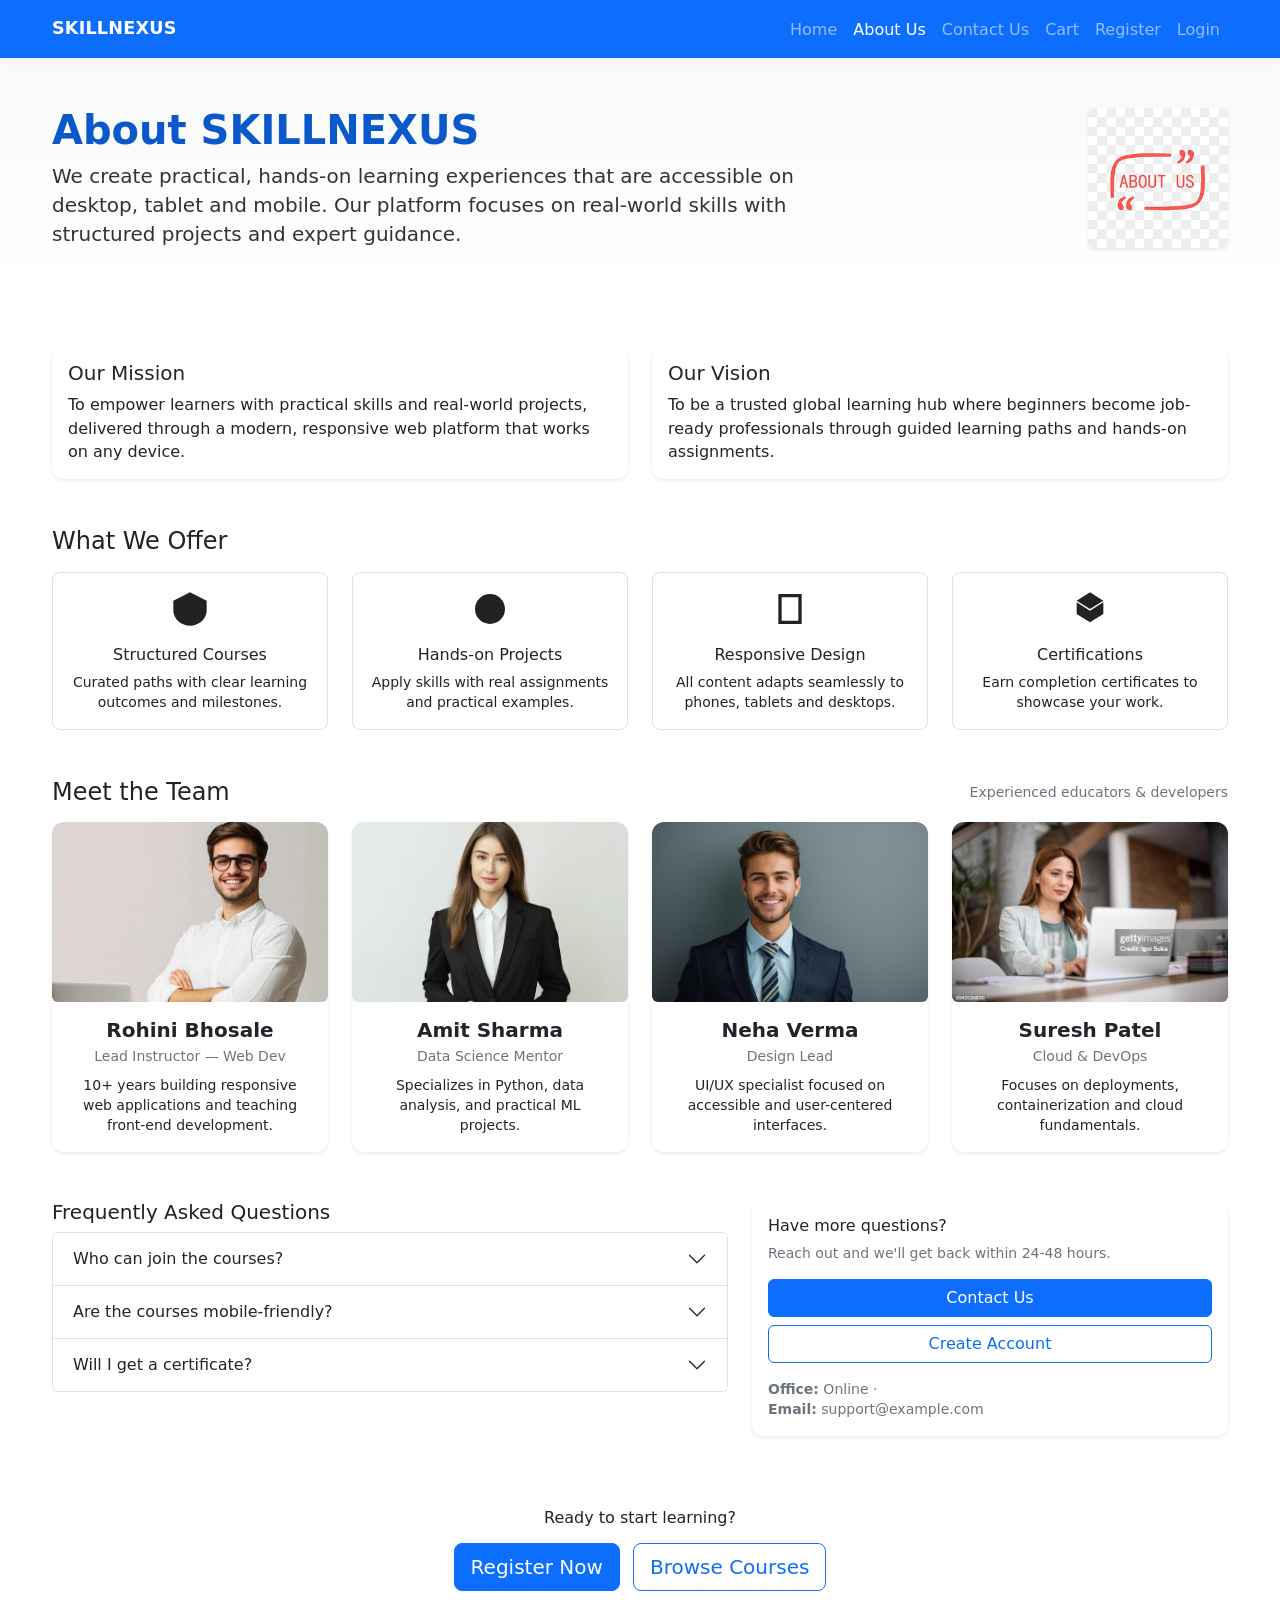
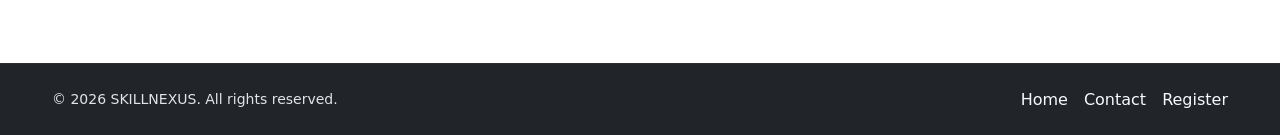
<file: about.html>
<!DOCTYPE html>
<html lang="en">
<head>
    <meta charset="utf-8" />
    <meta name="viewport" content="width=device-width, initial-scale=1" />
    <title>SKILLNEXUS — About Us</title>
    <meta name="description" content="About SKILLNEXUS — mission, vision, team and features of the responsive learning platform." />

    <!-- Bootstrap CSS -->
    <link href="https://cdn.jsdelivr.net/npm/bootstrap@5.3.2/dist/css/bootstrap.min.css" rel="stylesheet">

    <!-- Custom CSS -->
    <link rel="stylesheet" href="style.css">
</head>
<body>
<!-- NAVBAR (same structure used across pages) -->
<nav class="navbar navbar-expand-lg navbar-dark bg-primary" aria-label="Main navigation">
    <div class="container">
        <a class="navbar-brand fw-bold" href="index.html">SKILLNEXUS</a>
        <button class="navbar-toggler" type="button" data-bs-toggle="collapse" data-bs-target="#mainNav"
                aria-controls="mainNav" aria-expanded="false" aria-label="Toggle navigation">
            <span class="navbar-toggler-icon"></span>
        </button>

        <div class="collapse navbar-collapse" id="mainNav">
            <ul class="navbar-nav ms-auto mb-2 mb-lg-0">
                <li class="nav-item"><a class="nav-link" href="index.html">Home</a></li>
                <li class="nav-item"><a class="nav-link active" aria-current="page" href="about.html">About Us</a></li>
                <li class="nav-item"><a class="nav-link" href="contact.html">Contact Us</a></li>
                <li class="nav-item"><a class="nav-link" href="cart.html">Cart</a></li>
                <li class="nav-item"><a class="nav-link" href="register.html">Register</a></li>
                <li class="nav-item"><a class="nav-link" href="login.html">Login</a></li>
            </ul>
        </div>
    </div>
</nav>

<!-- HERO / PAGE TITLE -->
<header class="bg-light py-5">
    <div class="container">
        <div class="row align-items-center g-4">
            <div class="col-lg-8">
                <h1 class="display-6 fw-bold">About SKILLNEXUS</h1>
                <p class="lead mb-0">We create practical, hands-on learning experiences that are accessible on desktop, tablet and mobile. Our platform focuses on real-world skills with structured projects and expert guidance.</p>
            </div>
            <div class="col-lg-4 d-none d-lg-block text-end">
                <img src="images/about-hero.png" alt="About SKILLNEXUS" class="img-fluid rounded shadow-sm" style="max-height:140px; object-fit:cover;">
            </div>
        </div>
    </div>
</header>

<main role="main" class="py-5">
    <div class="container">

        <!-- MISSION & VISION -->
        <section class="mb-5">
            <div class="row gx-4 gy-4">
                <div class="col-md-6">
                    <div class="card h-100 border-0 shadow-sm">
                        <div class="card-body">
                            <h3 class="h5">Our Mission</h3>
                            <p class="mb-0">To empower learners with practical skills and real-world projects, delivered through a modern, responsive web platform that works on any device.</p>
                        </div>
                    </div>
                </div>

                <div class="col-md-6">
                    <div class="card h-100 border-0 shadow-sm">
                        <div class="card-body">
                            <h3 class="h5">Our Vision</h3>
                            <p class="mb-0">To be a trusted global learning hub where beginners become job-ready professionals through guided learning paths and hands-on assignments.</p>
                        </div>
                    </div>
                </div>
            </div>
        </section>

        <!-- WHAT WE OFFER (feature list with icons) -->
        <section class="mb-5">
            <h2 class="h4 mb-3">What We Offer</h2>
            <div class="row g-4">
                <div class="col-sm-6 col-lg-3">
                    <div class="p-3 h-100 border rounded-3 text-center">
                        <!-- simple inline SVG icon -->
                        <svg width="40" height="40" viewBox="0 0 24 24" aria-hidden="true" focusable="false" class="mb-2">
                            <path fill="currentColor" d="M12 2L2 7v6c0 5 5 9 10 9s10-4 10-9V7l-10-5z"></path>
                        </svg>
                        <h5 class="h6 mt-2">Structured Courses</h5>
                        <p class="small mb-0">Curated paths with clear learning outcomes and milestones.</p>
                    </div>
                </div>

                <div class="col-sm-6 col-lg-3">
                    <div class="p-3 h-100 border rounded-3 text-center">
                        <svg width="40" height="40" viewBox="0 0 24 24" class="mb-2">
                            <path fill="currentColor" d="M12 3a9 9 0 100 18 9 9 0 000-18z"></path>
                        </svg>
                        <h5 class="h6 mt-2">Hands-on Projects</h5>
                        <p class="small mb-0">Apply skills with real assignments and practical examples.</p>
                    </div>
                </div>

                <div class="col-sm-6 col-lg-3">
                    <div class="p-3 h-100 border rounded-3 text-center">
                        <svg width="40" height="40" viewBox="0 0 24 24" class="mb-2">
                            <path fill="currentColor" d="M5 3v18h14V3H5zm2 2h10v14H7V5z"></path>
                        </svg>
                        <h5 class="h6 mt-2">Responsive Design</h5>
                        <p class="small mb-0">All content adapts seamlessly to phones, tablets and desktops.</p>
                    </div>
                </div>

                <div class="col-sm-6 col-lg-3">
                    <div class="p-3 h-100 border rounded-3 text-center">
                        <svg width="40" height="40" viewBox="0 0 24 24" class="mb-2">
                            <path fill="currentColor" d="M12 12l8-5-8-5-8 5 8 5zM12 13l-8-5v7l8 5 8-5v-7l-8 5z"></path>
                        </svg>
                        <h5 class="h6 mt-2">Certifications</h5>
                        <p class="small mb-0">Earn completion certificates to showcase your work.</p>
                    </div>
                </div>
            </div>
        </section>

        <!-- TEAM / INSTRUCTORS -->
        <section class="mb-5">
            <div class="d-flex justify-content-between align-items-center mb-3">
                <h2 class="h4 m-0">Meet the Team</h2>
                <p class="text-muted mb-0 small">Experienced educators & developers</p>
            </div>

            <div class="row g-4">
                <!-- Team member 1 -->
                <div class="col-6 col-md-4 col-lg-3">
                    <div class="card h-100 text-center shadow-sm">
                        <img src="images/team1.jpg" class="card-img-top" alt="Instructor 1" style="height:180px; object-fit:cover;">
                        <div class="card-body">
                            <h5 class="card-title mb-1">Rohini Bhosale</h5>
                            <p class="small text-muted mb-2">Lead Instructor — Web Dev</p>
                            <p class="small mb-0">10+ years building responsive web applications and teaching front-end development.</p>
                        </div>
                    </div>
                </div>

                <!-- Team member 2 -->
                <div class="col-6 col-md-4 col-lg-3">
                    <div class="card h-100 text-center shadow-sm">
                        <img src="images/team2.jpg" class="card-img-top" alt="Instructor 2" style="height:180px; object-fit:cover;">
                        <div class="card-body">
                            <h5 class="card-title mb-1">Amit Sharma</h5>
                            <p class="small text-muted mb-2">Data Science Mentor</p>
                            <p class="small mb-0">Specializes in Python, data analysis, and practical ML projects.</p>
                        </div>
                    </div>
                </div>

                <!-- Team member 3 -->
                <div class="col-6 col-md-4 col-lg-3">
                    <div class="card h-100 text-center shadow-sm">
                        <img src="images/team3.jpg" class="card-img-top" alt="Instructor 3" style="height:180px; object-fit:cover;">
                        <div class="card-body">
                            <h5 class="card-title mb-1">Neha Verma</h5>
                            <p class="small text-muted mb-2">Design Lead</p>
                            <p class="small mb-0">UI/UX specialist focused on accessible and user-centered interfaces.</p>
                        </div>
                    </div>
                </div>

                <!-- Team member 4 -->
                <div class="col-6 col-md-4 col-lg-3">
                    <div class="card h-100 text-center shadow-sm">
                        <img src="images/team4.jpg" class="card-img-top" alt="Instructor 4" style="height:180px; object-fit:cover;">
                        <div class="card-body">
                            <h5 class="card-title mb-1">Suresh Patel</h5>
                            <p class="small text-muted mb-2">Cloud & DevOps</p>
                            <p class="small mb-0">Focuses on deployments, containerization and cloud fundamentals.</p>
                        </div>
                    </div>
                </div>
            </div>
        </section>

        <!-- FAQ / QUICK CONTACT -->
        <section class="mb-5">
            <div class="row g-4">
                <div class="col-lg-7">
                    <h2 class="h5">Frequently Asked Questions</h2>
                    <div class="accordion" id="aboutFaq">
                        <div class="accordion-item">
                            <h2 class="accordion-header" id="faqOneHeading">
                                <button class="accordion-button collapsed" type="button" data-bs-toggle="collapse" data-bs-target="#faqOne" aria-expanded="false" aria-controls="faqOne">
                                    Who can join the courses?
                                </button>
                            </h2>
                            <div id="faqOne" class="accordion-collapse collapse" aria-labelledby="faqOneHeading" data-bs-parent="#aboutFaq">
                                <div class="accordion-body">
                                    Anyone with curiosity and willingness to learn — from beginners to professionals seeking new skills.
                                </div>
                            </div>
                        </div>

                        <div class="accordion-item">
                            <h2 class="accordion-header" id="faqTwoHeading">
                                <button class="accordion-button collapsed" type="button" data-bs-toggle="collapse" data-bs-target="#faqTwo" aria-expanded="false" aria-controls="faqTwo">
                                    Are the courses mobile-friendly?
                                </button>
                            </h2>
                            <div id="faqTwo" class="accordion-collapse collapse" aria-labelledby="faqTwoHeading" data-bs-parent="#aboutFaq">
                                <div class="accordion-body">
                                    Yes — all content and interfaces are designed to be fully responsive using Bootstrap and media queries.
                                </div>
                            </div>
                        </div>

                        <div class="accordion-item">
                            <h2 class="accordion-header" id="faqThreeHeading">
                                <button class="accordion-button collapsed" type="button" data-bs-toggle="collapse" data-bs-target="#faqThree" aria-expanded="false" aria-controls="faqThree">
                                    Will I get a certificate?
                                </button>
                            </h2>
                            <div id="faqThree" class="accordion-collapse collapse" aria-labelledby="faqThreeHeading" data-bs-parent="#aboutFaq">
                                <div class="accordion-body">
                                    Yes — we provide completion certificates for selected courses once assignments/projects are submitted and approved.
                                </div>
                            </div>
                        </div>
                    </div>
                </div>

                <!-- Quick contact card -->
                <div class="col-lg-5">
                    <div class="card h-100 shadow-sm">
                        <div class="card-body d-flex flex-column">
                            <h3 class="h6">Have more questions?</h3>
                            <p class="small text-muted mb-3">Reach out and we'll get back within 24-48 hours.</p>
                            <a href="contact.html" class="btn btn-primary mb-2">Contact Us</a>
                            <a href="register.html" class="btn btn-outline-primary">Create Account</a>
                            <div class="mt-auto pt-3 small text-muted">
                                <strong>Office:</strong> Online · <br>
                                <strong>Email:</strong> support@example.com
                            </div>
                        </div>
                    </div>
                </div>
            </div>
        </section>

        <!-- CALL TO ACTION -->
        <section class="py-4 text-center">
            <div class="container">
                <p class="mb-3 h6">Ready to start learning?</p>
                <a href="register.html" class="btn btn-lg btn-primary me-2">Register Now</a>
                <a href="index.html" class="btn btn-lg btn-outline-primary">Browse Courses</a>
            </div>
        </section>

    </div> <!-- /container -->
</main>

<!-- FOOTER (keeps consistent look with other pages) -->
<footer class="bg-dark text-light py-4">
    <div class="container d-flex flex-column flex-md-row justify-content-between align-items-center">
        <small class="mb-2 mb-md-0">© <span id="year-about"></span> SKILLNEXUS. All rights reserved.</small>
        <div class="d-flex gap-3">
            <a href="index.html" class="text-light text-decoration-none">Home</a>
            <a href="contact.html" class="text-light text-decoration-none">Contact</a>
            <a href="register.html" class="text-light text-decoration-none">Register</a>
        </div>
    </div>
</footer>

<!-- BOOTSTRAP JS + SITE SCRIPT -->
<script src="https://cdn.jsdelivr.net/npm/bootstrap@5.3.2/dist/js/bootstrap.bundle.min.js"></script>

<!-- Small inline script for footer year and any immediate page-only interactions -->
<script>
    document.getElementById('year-about').textContent = new Date().getFullYear();
    // Accessibility: allow keyboard focus outline when navigating by keyboard
    (function() {
      function handleFirstTab(e) {
        if (e.key === 'Tab') {
          document.documentElement.classList.add('user-is-tabbing');
          window.removeEventListener('keydown', handleFirstTab);
        }
      }
      window.addEventListener('keydown', handleFirstTab);
    })();
</script>

<!-- External site JS (keep complex logic in script.js) -->
<script src="script.js"></script>
</body>
</html>
</file>
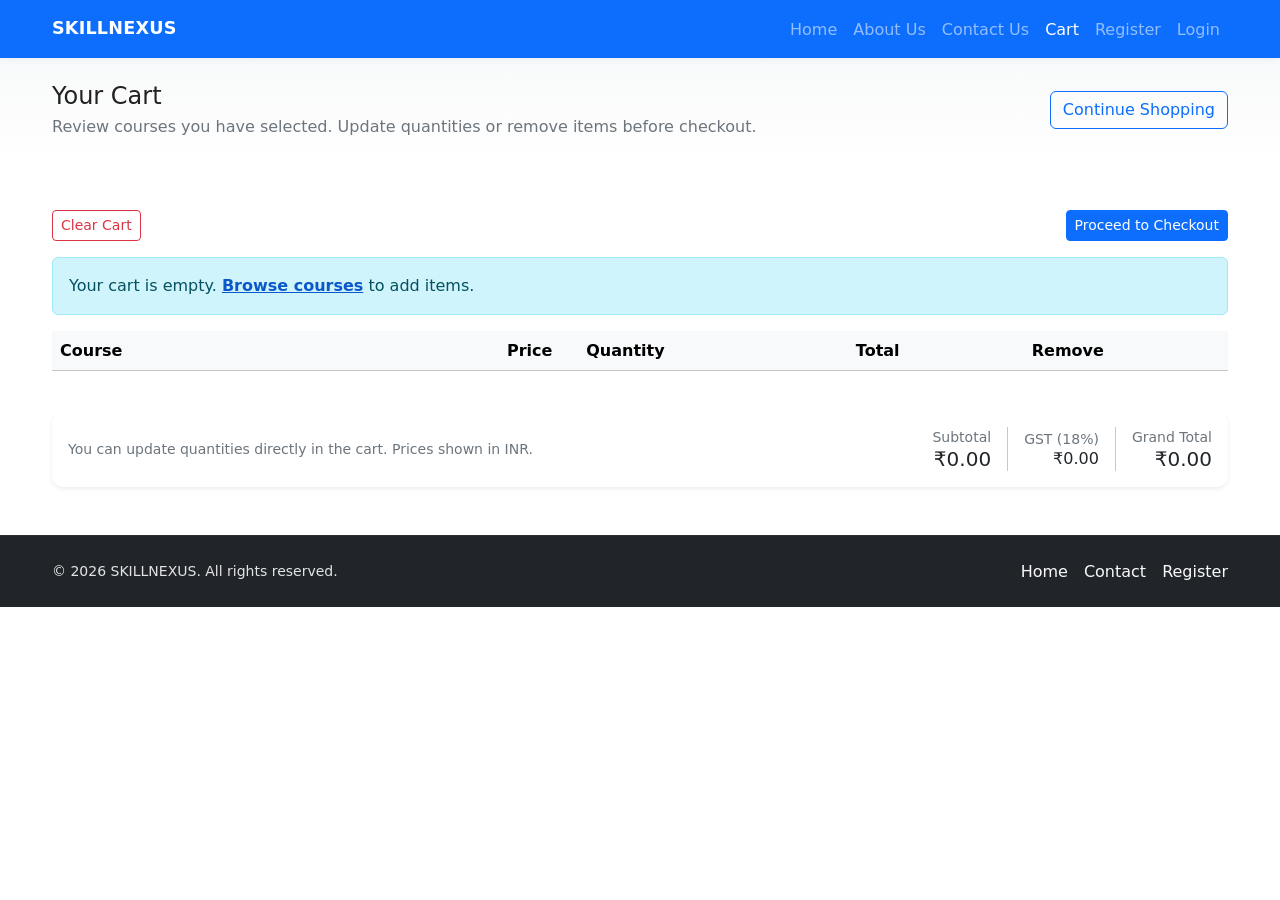
<file: cart.html>
<!DOCTYPE html>
<html lang="en">
<head>
    <meta charset="UTF-8">
    <title>Title</title>
</head>
<body><!DOCTYPE html>
<html lang="en">
<head>
    <meta charset="utf-8" />
    <meta name="viewport" content="width=device-width, initial-scale=1" />
    <title>Cart — SKILLNEXUS</title>
    <meta name="description" content="Your cart — selected courses for SKILLNEXUS." />

    <!-- Bootstrap CSS -->
    <link href="https://cdn.jsdelivr.net/npm/bootstrap@5.3.2/dist/css/bootstrap.min.css" rel="stylesheet">

    <!-- Custom CSS -->
    <link rel="stylesheet" href="style.css">
</head>
<body>
<!-- NAVBAR -->
<nav class="navbar navbar-expand-lg navbar-dark bg-primary" aria-label="Main navigation">
    <div class="container">
        <a class="navbar-brand fw-bold" href="index.html">SKILLNEXUS</a>
        <button class="navbar-toggler" type="button" data-bs-toggle="collapse" data-bs-target="#mainNav"
                aria-controls="mainNav" aria-expanded="false" aria-label="Toggle navigation">
            <span class="navbar-toggler-icon"></span>
        </button>

        <div class="collapse navbar-collapse" id="mainNav">
            <ul class="navbar-nav ms-auto mb-2 mb-lg-0">
                <li class="nav-item"><a class="nav-link" href="index.html">Home</a></li>
                <li class="nav-item"><a class="nav-link" href="about.html">About Us</a></li>
                <li class="nav-item"><a class="nav-link" href="contact.html">Contact Us</a></li>
                <li class="nav-item"><a class="nav-link active" aria-current="page" href="cart.html">Cart</a></li>
                <li class="nav-item"><a class="nav-link" href="register.html">Register</a></li>
                <li class="nav-item"><a class="nav-link" href="login.html">Login</a></li>
            </ul>
        </div>
    </div>
</nav>

<!-- PAGE HEADER -->
<header class="bg-light py-4">
    <div class="container">
        <div class="row align-items-center">
            <div class="col-md-8">
                <h1 class="h4 mb-1">Your Cart</h1>
                <p class="text-muted mb-0">Review courses you have selected. Update quantities or remove items before checkout.</p>
            </div>
            <div class="col-md-4 text-md-end d-none d-md-block">
                <a href="index.html" class="btn btn-outline-primary">Continue Shopping</a>
            </div>
        </div>
    </div>
</header>

<main class="py-5">
    <div class="container">
        <!-- Controls -->
        <div class="d-flex justify-content-between align-items-center mb-3">
            <div>
                <button id="clearCartBtn" class="btn btn-sm btn-outline-danger">Clear Cart</button>
            </div>
            <div>
                <a href="index.html" class="btn btn-sm btn-outline-primary me-2 d-md-none">Continue Shopping</a>
                <button id="checkoutBtn" class="btn btn-primary btn-sm">Proceed to Checkout</button>
            </div>
        </div>

        <!-- If cart empty -->
        <div id="emptyState" class="alert alert-info d-none" role="alert">
            Your cart is empty. <a href="index.html" class="alert-link">Browse courses</a> to add items.
        </div>

        <!-- Responsive table for md+ -->
        <div id="cartTableWrapper" class="table-responsive mb-4 d-none d-md-block">
            <table class="table align-middle">
                <thead class="table-light">
                <tr>
                    <th scope="col">Course</th>
                    <th scope="col" class="text-end">Price</th>
                    <th scope="col" style="width:130px" class="text-center">Quantity</th>
                    <th scope="col" class="text-end">Total</th>
                    <th scope="col" class="text-center">Remove</th>
                </tr>
                </thead>
                <tbody id="cartTableBody">
                <!-- JS will inject rows here -->
                </tbody>
            </table>
        </div>

        <!-- Card list for small screens -->
        <div id="cartCards" class="row g-3 d-md-none mb-4">
            <!-- JS will inject cards here -->
        </div>

        <!-- Summary -->
        <div class="card shadow-sm">
            <div class="card-body d-flex flex-column flex-md-row justify-content-between align-items-center gap-3">
                <div class="text-muted small">You can update quantities directly in the cart. Prices shown in INR.</div>
                <div class="d-flex gap-3 align-items-center">
                    <div class="text-end">
                        <div class="small text-muted">Subtotal</div>
                        <div id="subtotal" class="h5 mb-0">₹0.00</div>
                    </div>
                    <div class="vr"></div>
                    <div class="text-end">
                        <div class="small text-muted">GST (18%)</div>
                        <div id="tax" class="h6 mb-0">₹0.00</div>
                    </div>
                    <div class="vr"></div>
                    <div class="text-end">
                        <div class="small text-muted">Grand Total</div>
                        <div id="grandTotal" class="h5 mb-0">₹0.00</div>
                    </div>
                </div>
            </div>
        </div>

    </div> <!-- /container -->
</main>

<!-- FOOTER -->
<footer class="bg-dark text-light py-4">
    <div class="container d-flex flex-column flex-md-row justify-content-between align-items-center">
        <small class="mb-2 mb-md-0">© <span id="year-cart"></span> SKILLNEXUS. All rights reserved.</small>
        <div class="d-flex gap-3">
            <a href="index.html" class="text-light text-decoration-none">Home</a>
            <a href="contact.html" class="text-light text-decoration-none">Contact</a>
            <a href="register.html" class="text-light text-decoration-none">Register</a>
        </div>
    </div>
</footer>

<!-- BOOTSTRAP JS -->
<script src="https://cdn.jsdelivr.net/npm/bootstrap@5.3.2/dist/js/bootstrap.bundle.min.js"></script>

<!-- Inline JS: cart rendering & interaction -->
<script>
    // Display current year in footer
    document.getElementById('year-cart').textContent = new Date().getFullYear();

    /**
     * Cart structure in localStorage (lp_cart):
     * [
     *   { id: 'course-web', title: 'Web Development', price: 499, qty: 1, total: 499 },
     *   ...
     * ]
     */

    const STORAGE_KEY = 'lp_cart';

    // Read cart from localStorage (returns array)
    function loadCart() {
      try {
        return JSON.parse(localStorage.getItem(STORAGE_KEY) || '[]');
      } catch (e) {
        console.error('Failed to parse cart from localStorage', e);
        return [];
      }
    }

    // Save cart to localStorage
    function saveCart(cart) {
      localStorage.setItem(STORAGE_KEY, JSON.stringify(cart));
    }

    // Calculate subtotal, tax (18%), grand total
    function calculateTotals(cart) {
      // Subtotal is sum of item totals
      const subtotal = cart.reduce((acc, item) => acc + (Number(item.total) || 0), 0);
      // tax = 18% of subtotal
      const tax = +(subtotal * 0.18).toFixed(2);
      const grandTotal = +(subtotal + tax).toFixed(2);
      return { subtotal: +subtotal.toFixed(2), tax, grandTotal };
    }

    // Render cart table (md+)
    function renderTable(cart) {
      const tbody = document.getElementById('cartTableBody');
      tbody.innerHTML = '';

      cart.forEach(item => {
        const tr = document.createElement('tr');
        tr.dataset.id = item.id;

        tr.innerHTML = `
          <td>
            <div class="d-flex align-items-center">
              <img src="images/${item.id}.jpg" alt="${escapeHtml(item.title)}" style="width:72px; height:54px; object-fit:cover; border-radius:6px; margin-right:12px;">
              <div>
                <div class="fw-bold">${escapeHtml(item.title)}</div>
                <div class="small text-muted">Course ID: ${escapeHtml(item.id)}</div>
              </div>
            </div>
          </td>
          <td class="text-end">₹${Number(item.price).toFixed(2)}</td>
          <td class="text-center">
            <div class="input-group input-group-sm justify-content-center" style="max-width:120px;">
              <button class="btn btn-outline-secondary btn-sm qty-decrease" type="button" aria-label="Decrease quantity">−</button>
              <input type="number" min="1" class="form-control text-center qty-input" value="${Number(item.qty)}" aria-label="Quantity for ${escapeHtml(item.title)}">
              <button class="btn btn-outline-secondary btn-sm qty-increase" type="button" aria-label="Increase quantity">+</button>
            </div>
          </td>
          <td class="text-end">₹${Number(item.total).toFixed(2)}</td>
          <td class="text-center">
            <button class="btn btn-outline-danger btn-sm remove-item" aria-label="Remove ${escapeHtml(item.title)}">Remove</button>
          </td>
        `;
        tbody.appendChild(tr);
      });
    }

    // Render cart cards (mobile)
    function renderCards(cart) {
      const container = document.getElementById('cartCards');
      container.innerHTML = '';

      cart.forEach(item => {
        const col = document.createElement('div');
        col.className = 'col-12';
        col.innerHTML = `
          <div class="card shadow-sm">
            <div class="card-body d-flex gap-3">
              <img src="images/${item.id}.jpg" alt="${escapeHtml(item.title)}" style="width:96px; height:72px; object-fit:cover; border-radius:6px;">
              <div class="flex-grow-1 d-flex flex-column">
                <div class="d-flex justify-content-between align-items-start">
                  <div>
                    <div class="fw-bold">${escapeHtml(item.title)}</div>
                    <div class="small text-muted">Course ID: ${escapeHtml(item.id)}</div>
                  </div>
                  <div class="text-end">
                    <div class="fw-bold">₹${Number(item.price).toFixed(2)}</div>
                    <div class="small text-muted">each</div>
                  </div>
                </div>
                <div class="mt-2 d-flex justify-content-between align-items-center">
                  <div class="input-group input-group-sm" style="max-width:130px;">
                    <button class="btn btn-outline-secondary btn-sm qty-decrease" type="button">−</button>
                    <input type="number" min="1" class="form-control text-center qty-input" value="${Number(item.qty)}">
                    <button class="btn btn-outline-secondary btn-sm qty-increase" type="button">+</button>
                  </div>
                  <div class="text-end">
                    <div class="fw-bold">₹${Number(item.total).toFixed(2)}</div>
                    <button class="btn btn-link btn-sm text-danger remove-item">Remove</button>
                  </div>
                </div>
              </div>
            </div>
          </div>
        `;
        container.appendChild(col);
      });
    }

    // Escape HTML to prevent injection in case localStorage is tampered
    function escapeHtml(str) {
      return String(str)
        .replace(/&/g, '&amp;')
        .replace(/"/g, '&quot;')
        .replace(/</g, '&lt;')
        .replace(/>/g, '&gt;');
    }

    // Update totals in summary area
    function updateSummary(cart) {
      const totals = calculateTotals(cart);
      document.getElementById('subtotal').textContent = `₹${totals.subtotal.toFixed(2)}`;
      document.getElementById('tax').textContent = `₹${totals.tax.toFixed(2)}`;
      document.getElementById('grandTotal').textContent = `₹${totals.grandTotal.toFixed(2)}`;
    }

    // Re-render everything and attach handlers
    function refreshCartUI() {
      const cart = loadCart();

      // Show/hide empty state
      const emptyState = document.getElementById('emptyState');
      emptyState.classList.toggle('d-none', cart.length > 0);

      // Render table and cards
      renderTable(cart);
      renderCards(cart);

      // Update summary
      updateSummary(cart);

      // Attach event listeners for quantity buttons, inputs, remove buttons
      attachCartHandlers();
    }

    // Attach event handlers using event delegation
    function attachCartHandlers() {
      // Table body and card container
      const tableBody = document.getElementById('cartTableBody');
      const cardsContainer = document.getElementById('cartCards');

      // Shared handler: clicks in table
      tableBody.addEventListener('click', tableClickHandler);
      cardsContainer.addEventListener('click', tableClickHandler);

      // Also listen for input change (quantity typed)
      tableBody.addEventListener('change', qtyInputChangeHandler);
      cardsContainer.addEventListener('change', qtyInputChangeHandler);
    }

    // Handler for clicks (increase/decrease/remove)
    function tableClickHandler(e) {
      const target = e.target;

      // Find the closest row/card and item id
      const row = target.closest('tr');
      const card = target.closest('.card');
      let itemId = null;

      if (row && row.dataset.id) itemId = row.dataset.id;
      else if (card) {
        // card-based display: find course id by looking at small text in the card
        const idText = card.querySelector('.small.text-muted');
        if (idText) {
          const match = idText.textContent.match(/Course ID:\s*(.+)/i);
          if (match) itemId = match[1].trim();
        }
      }

      if (!itemId) return; // not an actionable click

      // Decrease
      if (target.classList.contains('qty-decrease')) {
        changeQty(itemId, -1);
        return;
      }

      // Increase
      if (target.classList.contains('qty-increase')) {
        changeQty(itemId, +1);
        return;
      }

      // Remove
      if (target.classList.contains('remove-item')) {
        removeItem(itemId);
        return;
      }
    }

    // Handler for direct qty input change
    function qtyInputChangeHandler(e) {
      const input = e.target;
      if (!input.classList.contains('qty-input')) return;
      // Find item id: traverse to parent row or card
      const row = input.closest('tr');
      const card = input.closest('.card');
      let itemId = null;
      if (row && row.dataset.id) itemId = row.dataset.id;
      else if (card) {
        const idText = card.querySelector('.small.text-muted');
        if (idText) {
          const match = idText.textContent.match(/Course ID:\s*(.+)/i);
          if (match) itemId = match[1].trim();
        }
      }
      if (!itemId) return;
      let newQty = parseInt(input.value, 10);
      if (isNaN(newQty) || newQty < 1) newQty = 1;
      setQty(itemId, newQty);
    }

    // Change quantity by delta (+1 or -1)
    function changeQty(itemId, delta) {
      const cart = loadCart();
      const item = cart.find(i => i.id === itemId);
      if (!item) return;
      item.qty = Math.max(1, Number(item.qty) + delta);
      item.total = +(item.qty * item.price).toFixed(2);
      saveCart(cart);
      refreshCartUI(); // rerender
    }

    // Set quantity to specific value
    function setQty(itemId, qty) {
      const cart = loadCart();
      const item = cart.find(i => i.id === itemId);
      if (!item) return;
      item.qty = Math.max(1, Number(qty));
      item.total = +(item.qty * item.price).toFixed(2);
      saveCart(cart);
      refreshCartUI();
    }

    // Remove item from cart
    function removeItem(itemId) {
      let cart = loadCart();
      cart = cart.filter(i => i.id !== itemId);
      saveCart(cart);
      refreshCartUI();
    }

    // Clear cart
    document.getElementById('clearCartBtn').addEventListener('click', function () {
      if (!confirm('Clear all items from cart?')) return;
      localStorage.removeItem(STORAGE_KEY);
      refreshCartUI();
    });

    // Checkout button behavior (demo)
    document.getElementById('checkoutBtn').addEventListener('click', function () {
      const cart = loadCart();
      if (!cart || cart.length === 0) {
        alert('Your cart is empty. Add some courses first.');
        return;
      }
      // In a real app, you would send cart to server/payment gateway.
      // For demo: just clear cart and show a success message.
      const totals = calculateTotals(cart);
      if (confirm(`Proceed to checkout? Total payable: ₹${totals.grandTotal.toFixed(2)}`)) {
        // simulate success
        localStorage.removeItem(STORAGE_KEY);
        alert('Checkout successful! Thank you for your purchase (demo).');
        refreshCartUI();
      }
    });

    // Initialize UI on page load
    (function init() {
      refreshCartUI();

      // Make sure event listeners are attached only once: remove duplicates when reattaching
      // (refreshCartUI creates new table/card elements; to avoid duplicate handlers we reassign)
      // Note: We used addEventListener on parent nodes inside attachCartHandlers, so it's okay.
    })();
</script>

<!-- Optional: shared script file -->
<script src="script.js"></script>
</body>
</html>


</body>
</html>
</file>
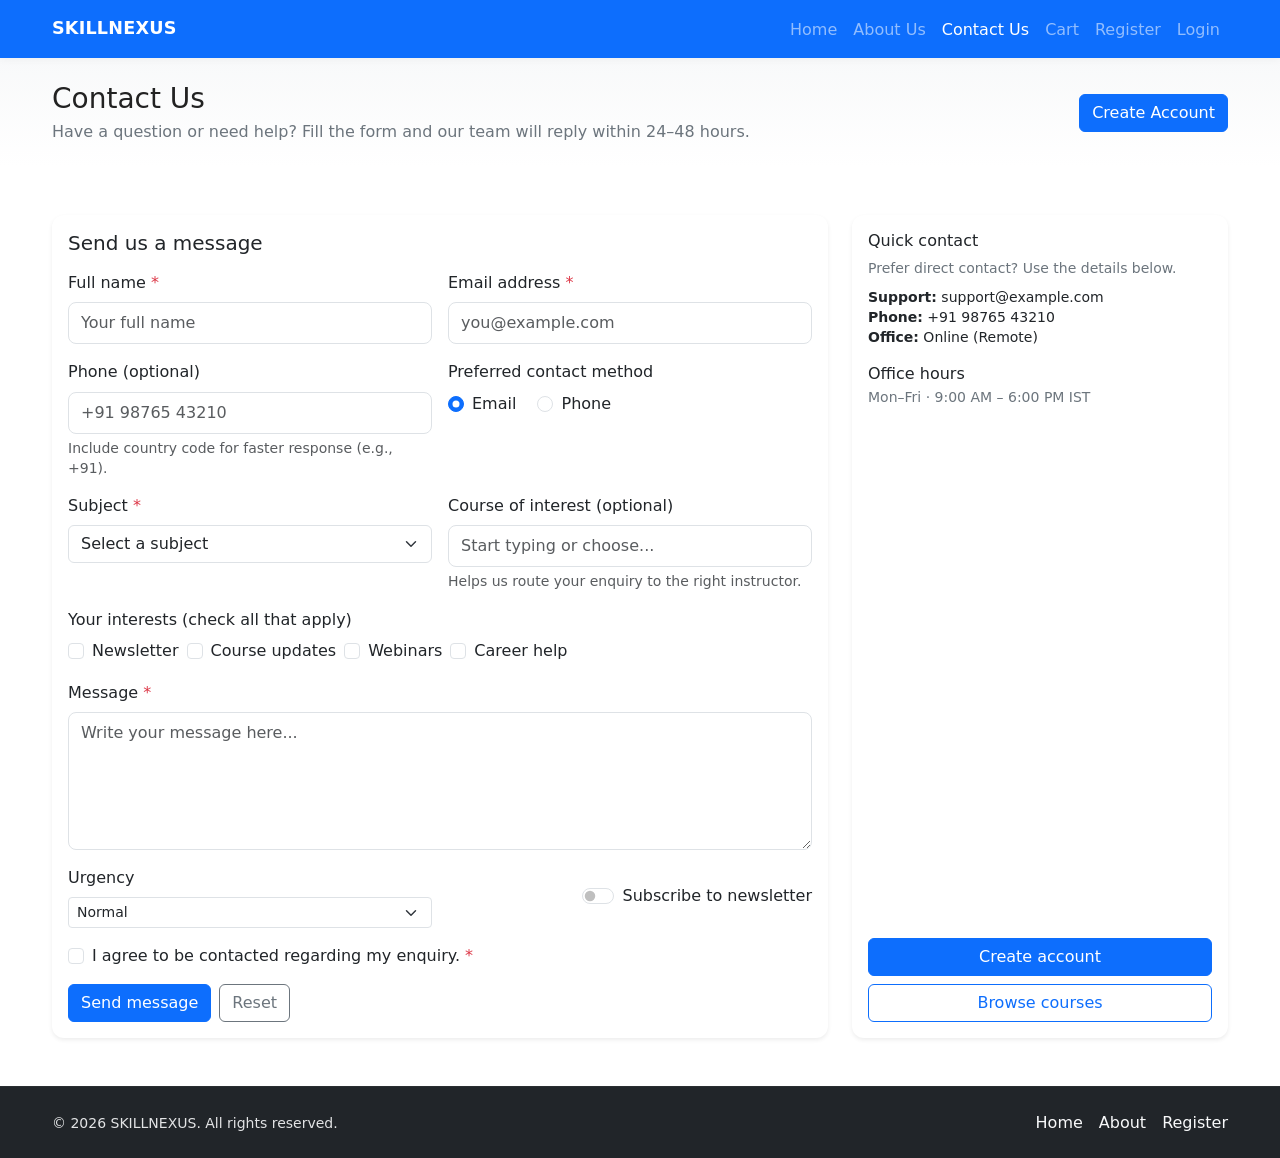
<file: contact.html>
<!DOCTYPE html>
<html lang="en">
<head>
    <meta charset="utf-8" />
    <meta name="viewport" content="width=device-width, initial-scale=1" />
    <title>Contact Us — SKILLNEXUS</title>
    <meta name="description" content="Contact SKILLNEXUS — get in touch for support, questions or course enquiries." />

    <!-- Bootstrap CSS -->
    <link href="https://cdn.jsdelivr.net/npm/bootstrap@5.3.2/dist/css/bootstrap.min.css" rel="stylesheet">

    <!-- Custom CSS -->
    <link rel="stylesheet" href="style.css">
</head>
<body>
<!-- NAVBAR (reused across pages) -->
<nav class="navbar navbar-expand-lg navbar-dark bg-primary" aria-label="Main navigation">
    <div class="container">
        <a class="navbar-brand fw-bold" href="index.html">SKILLNEXUS</a>
        <button class="navbar-toggler" type="button" data-bs-toggle="collapse" data-bs-target="#mainNav"
                aria-controls="mainNav" aria-expanded="false" aria-label="Toggle navigation">
            <span class="navbar-toggler-icon"></span>
        </button>

        <div class="collapse navbar-collapse" id="mainNav">
            <ul class="navbar-nav ms-auto mb-2 mb-lg-0">
                <li class="nav-item"><a class="nav-link" href="index.html">Home</a></li>
                <li class="nav-item"><a class="nav-link" href="about.html">About Us</a></li>
                <li class="nav-item"><a class="nav-link active" aria-current="page" href="contact.html">Contact Us</a></li>
                <li class="nav-item"><a class="nav-link" href="cart.html">Cart</a></li>
                <li class="nav-item"><a class="nav-link" href="register.html">Register</a></li>
                <li class="nav-item"><a class="nav-link" href="login.html">Login</a></li>
            </ul>
        </div>
    </div>
</nav>

<!-- PAGE HEADER -->
<header class="bg-light py-4">
    <div class="container">
        <div class="row align-items-center">
            <div class="col-md-8">
                <h1 class="h3 mb-1">Contact Us</h1>
                <p class="text-muted mb-0">Have a question or need help? Fill the form and our team will reply within 24–48 hours.</p>
            </div>
            <div class="col-md-4 text-md-end d-none d-md-block">
                <a href="register.html" class="btn btn-primary">Create Account</a>
            </div>
        </div>
    </div>
</header>

<main class="py-5">
    <div class="container">
        <!-- top-level grid: form (8) + quick-contact card (4) on md+; stacked on small -->
        <div class="row g-4">
            <!-- CONTACT FORM -->
            <div class="col-12 col-lg-8">
                <div class="card shadow-sm">
                    <div class="card-body">
                        <h2 class="h5 mb-3">Send us a message</h2>

                        <!-- Alert placeholder (success/error) -->
                        <div id="formAlert" class="alert d-none" role="alert" aria-live="polite"></div>

                        <!-- Form: uses Bootstrap validation classes -->
                        <form id="contactForm" novalidate>
                            <div class="row g-3">
                                <!-- Name -->
                                <div class="col-12 col-md-6">
                                    <label for="name" class="form-label">Full name <span class="text-danger">*</span></label>
                                    <input type="text" class="form-control" id="name" name="name" required aria-required="true" placeholder="Your full name">
                                    <div class="invalid-feedback">Please enter your name.</div>
                                </div>

                                <!-- Email -->
                                <div class="col-12 col-md-6">
                                    <label for="email" class="form-label">Email address <span class="text-danger">*</span></label>
                                    <input type="email" class="form-control" id="email" name="email" required aria-required="true" placeholder="you@example.com">
                                    <div class="invalid-feedback">Please enter a valid email address.</div>
                                </div>

                                <!-- Phone -->
                                <div class="col-12 col-md-6">
                                    <label for="phone" class="form-label">Phone (optional)</label>
                                    <input type="tel" class="form-control" id="phone" name="phone" placeholder="+91 98765 43210" pattern="^\+?\d{7,15}$">
                                    <div class="form-text">Include country code for faster response (e.g., +91).</div>
                                </div>

                                <!-- Preferred contact method (radio) -->
                                <div class="col-12 col-md-6">
                                    <label class="form-label d-block">Preferred contact method</label>
                                    <div class="form-check form-check-inline">
                                        <input class="form-check-input" type="radio" name="contactMethod" id="contactEmail" value="email" checked>
                                        <label class="form-check-label" for="contactEmail">Email</label>
                                    </div>
                                    <div class="form-check form-check-inline">
                                        <input class="form-check-input" type="radio" name="contactMethod" id="contactPhone" value="phone">
                                        <label class="form-check-label" for="contactPhone">Phone</label>
                                    </div>
                                </div>

                                <!-- Subject (select) -->
                                <div class="col-12 col-md-6">
                                    <label for="subject" class="form-label">Subject <span class="text-danger">*</span></label>
                                    <select id="subject" name="subject" class="form-select" required>
                                        <option value="" selected disabled>Select a subject</option>
                                        <option value="general">General question</option>
                                        <option value="support">Technical support</option>
                                        <option value="billing">Billing / Payment</option>
                                        <option value="partnership">Partnerships</option>
                                    </select>
                                    <div class="invalid-feedback">Please select a subject.</div>
                                </div>

                                <!-- Course of interest (datalist) -->
                                <div class="col-12 col-md-6">
                                    <label for="course" class="form-label">Course of interest (optional)</label>
                                    <input class="form-control" list="coursesList" id="course" name="course" placeholder="Start typing or choose...">
                                    <datalist id="coursesList">
                                        <option value="Web Development">
                                        <option value="Python Programming">
                                        <option value="Digital Marketing">
                                        <option value="UI/UX Design">
                                        <option value="Data Analysis">
                                        <option value="Cloud Fundamentals">
                                    </datalist>
                                    <div class="form-text">Helps us route your enquiry to the right instructor.</div>
                                </div>

                                <!-- Interests (checkbox group) -->
                                <div class="col-12">
                                    <label class="form-label d-block">Your interests (check all that apply)</label>
                                    <div class="d-flex flex-wrap gap-2">
                                        <div class="form-check">
                                            <input class="form-check-input" type="checkbox" value="newsletter" id="interestNewsletter" name="interests">
                                            <label class="form-check-label" for="interestNewsletter">Newsletter</label>
                                        </div>
                                        <div class="form-check">
                                            <input class="form-check-input" type="checkbox" value="updates" id="interestUpdates" name="interests">
                                            <label class="form-check-label" for="interestUpdates">Course updates</label>
                                        </div>
                                        <div class="form-check">
                                            <input class="form-check-input" type="checkbox" value="webinars" id="interestWebinars" name="interests">
                                            <label class="form-check-label" for="interestWebinars">Webinars</label>
                                        </div>
                                        <div class="form-check">
                                            <input class="form-check-input" type="checkbox" value="career" id="interestCareer" name="interests">
                                            <label class="form-check-label" for="interestCareer">Career help</label>
                                        </div>
                                    </div>
                                </div>

                                <!-- Message (textarea) -->
                                <div class="col-12">
                                    <label for="message" class="form-label">Message <span class="text-danger">*</span></label>
                                    <textarea class="form-control" id="message" name="message" rows="5" required placeholder="Write your message here..."></textarea>
                                    <div class="invalid-feedback">Please enter your message.</div>
                                </div>

                                <!-- Urgency (select small) and Subscribe toggle -->
                                <div class="col-12 col-md-6">
                                    <label for="urgency" class="form-label">Urgency</label>
                                    <select id="urgency" name="urgency" class="form-select form-select-sm">
                                        <option value="normal" selected>Normal</option>
                                        <option value="moderate">Moderate (48 hrs)</option>
                                        <option value="high">High (24 hrs)</option>
                                    </select>
                                </div>

                                <div class="col-12 col-md-6 d-flex align-items-center">
                                    <div class="form-check form-switch ms-md-auto">
                                        <input class="form-check-input" type="checkbox" id="subscribeSwitch" name="subscribe">
                                        <label class="form-check-label" for="subscribeSwitch">Subscribe to newsletter</label>
                                    </div>
                                </div>

                                <!-- Terms & Submit -->
                                <div class="col-12">
                                    <div class="form-check mb-3">
                                        <input class="form-check-input" type="checkbox" value="" id="agree" required>
                                        <label class="form-check-label" for="agree">I agree to be contacted regarding my enquiry. <span class="text-danger">*</span></label>
                                        <div class="invalid-feedback">You must agree before submitting.</div>
                                    </div>

                                    <div class="d-flex flex-column flex-sm-row gap-2">
                                        <button type="submit" class="btn btn-primary">Send message</button>
                                        <button type="reset" class="btn btn-outline-secondary">Reset</button>
                                    </div>
                                </div>
                            </div> <!-- /row inside form -->
                        </form>
                    </div>
                </div>
            </div>

            <!-- QUICK CONTACT CARD -->
            <aside class="col-12 col-lg-4">
                <div class="card shadow-sm h-100">
                    <div class="card-body d-flex flex-column">
                        <h3 class="h6">Quick contact</h3>
                        <p class="small text-muted mb-2">Prefer direct contact? Use the details below.</p>

                        <ul class="list-unstyled mb-3 small">
                            <li><strong>Support:</strong> support@example.com</li>
                            <li><strong>Phone:</strong> +91 98765 43210</li>
                            <li><strong>Office:</strong> Online (Remote)</li>
                        </ul>

                        <div class="mb-3">
                            <h4 class="h6 mb-1">Office hours</h4>
                            <p class="small text-muted mb-0">Mon–Fri · 9:00 AM – 6:00 PM IST</p>
                        </div>

                        <div class="mt-auto">
                            <a href="register.html" class="btn btn-primary w-100 mb-2">Create account</a>
                            <a href="index.html" class="btn btn-outline-primary w-100">Browse courses</a>
                        </div>
                    </div>
                </div>
            </aside>
        </div> <!-- /row -->
    </div> <!-- /container -->
</main>

<!-- FOOTER -->
<footer class="bg-dark text-light py-4">
    <div class="container d-flex flex-column flex-md-row justify-content-between align-items-center">
        <small class="mb-2 mb-md-0">© <span id="year-contact"></span> SKILLNEXUS. All rights reserved.</small>
        <div class="d-flex gap-3">
            <a href="index.html" class="text-light text-decoration-none">Home</a>
            <a href="about.html" class="text-light text-decoration-none">About</a>
            <a href="register.html" class="text-light text-decoration-none">Register</a>
        </div>
    </div>
</footer>

<!-- BOOTSTRAP JS + CUSTOM JS -->
<script src="https://cdn.jsdelivr.net/npm/bootstrap@5.3.2/dist/js/bootstrap.bundle.min.js"></script>

<!-- Page-specific script for validation & saving contact data
     (keeps behavior local for easy testing; you may move to script.js) -->
<script>
    // Put current year in footer
    document.getElementById('year-contact').textContent = new Date().getFullYear();

    (function () {
      'use strict';

      const contactForm = document.getElementById('contactForm');
      const formAlert = document.getElementById('formAlert');

      // Utility: show alert message (Bootstrap classes)
      function showAlert(type, message) {
        formAlert.className = ''; // clear classes
        formAlert.classList.add('alert', 'alert-' + type);
        formAlert.textContent = message;
        formAlert.classList.remove('d-none');
        // Auto-hide after 5 seconds
        setTimeout(() => formAlert.classList.add('d-none'), 5000);
      }

      // On submit: validate and save to localStorage (demo)
      contactForm.addEventListener('submit', function (event) {
        event.preventDefault();
        event.stopPropagation();

        // Use browser Constraint Validation API
        if (!contactForm.checkValidity()) {
          // Add Bootstrap validation styles
          contactForm.classList.add('was-validated');
          showAlert('danger', 'Please fix the errors in the form and try again.');
          return;
        }

        // Collect form values
        const formData = new FormData(contactForm);
        const entry = {
          id: 'c_' + Date.now(),
          name: formData.get('name') || '',
          email: formData.get('email') || '',
          phone: formData.get('phone') || '',
          contactMethod: formData.get('contactMethod') || 'email',
          subject: formData.get('subject') || '',
          course: formData.get('course') || '',
          interests: Array.from(contactForm.querySelectorAll('input[name="interests"]:checked')).map(cb => cb.value),
          message: formData.get('message') || '',
          urgency: formData.get('urgency') || 'normal',
          subscribe: !!formData.get('subscribe'),
          createdAt: new Date().toISOString()
        };

        // Save submission(s) to localStorage (demo; in a real app you'd POST to server)
        const storageKey = 'lp_contacts';
        const existing = JSON.parse(localStorage.getItem(storageKey) || '[]');
        existing.push(entry);
        localStorage.setItem(storageKey, JSON.stringify(existing));

        // Clear validation styles and reset form
        contactForm.classList.remove('was-validated');
        contactForm.reset();

        // Provide user feedback
        showAlert('success', 'Thanks — your message has been received. We will contact you soon.');

        // OPTIONAL: navigate or highlight something; here we keep user on same page
        // window.location.href = 'thankyou.html'; // if you create a thank-you page
      });

      // Reset hides alerts & validation classes
      contactForm.addEventListener('reset', function () {
        contactForm.classList.remove('was-validated');
        formAlert.classList.add('d-none');
      });
    })();
</script>

<!-- Link to global script file (if you keep shared logic there) -->
<script src="script.js"></script>
</body>
</html>
</file>
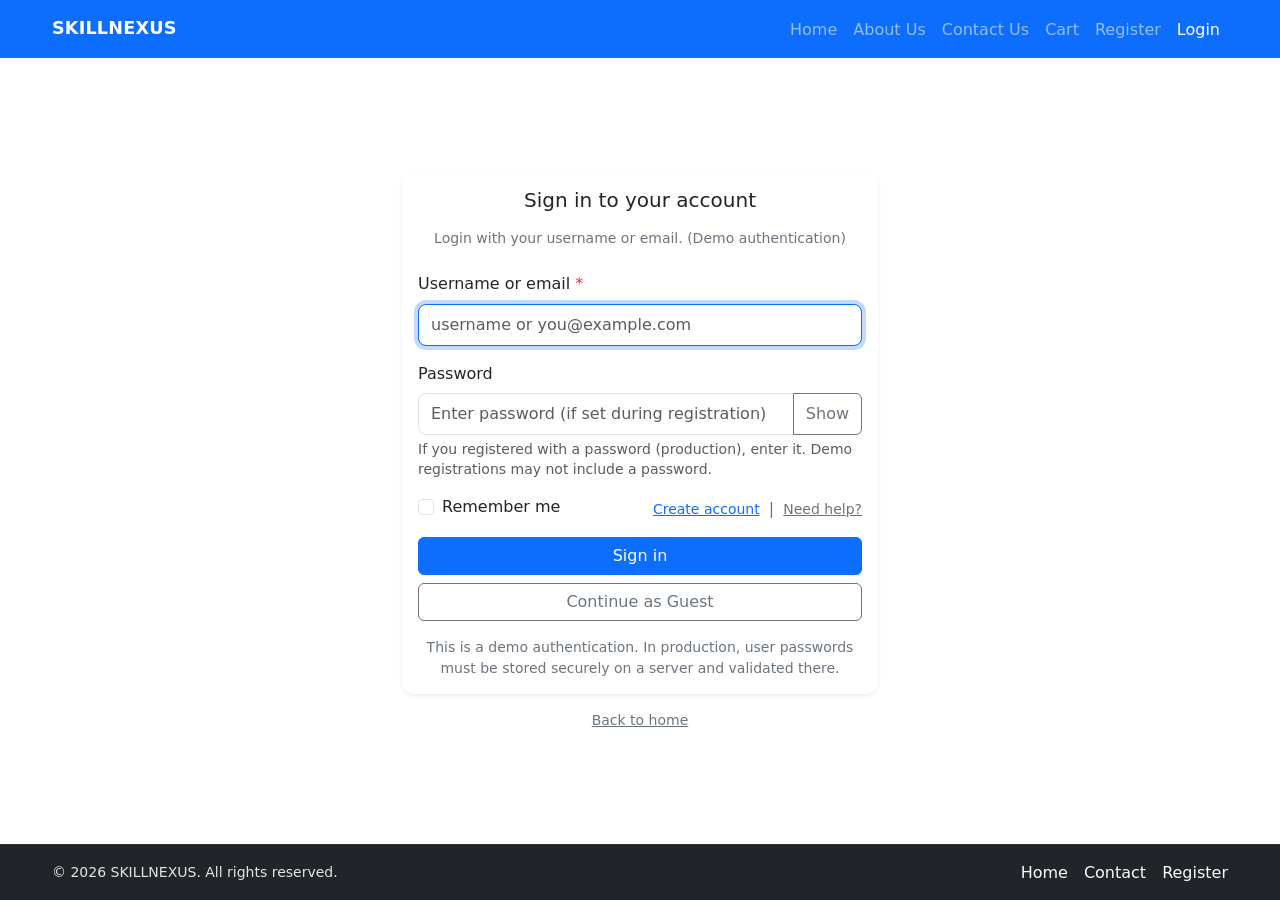
<file: login.html>
<!DOCTYPE html>
<html lang="en">
<head>
    <meta charset="utf-8" />
    <meta name="viewport" content="width=device-width, initial-scale=1" />
    <title>Login — SKILLNEXUS</title>
    <meta name="description" content="Login to SKILLNEXUS — responsive login form using Bootstrap flexbox." />

    <!-- Bootstrap CSS -->
    <link href="https://cdn.jsdelivr.net/npm/bootstrap@5.3.2/dist/css/bootstrap.min.css" rel="stylesheet">

    <!-- Custom CSS -->
    <link rel="stylesheet" href="style.css">
</head>
<body class="d-flex flex-column min-vh-100">
<!-- NAVBAR -->
<nav class="navbar navbar-expand-lg navbar-dark bg-primary" aria-label="Main navigation">
    <div class="container">
        <a class="navbar-brand fw-bold" href="index.html">SKILLNEXUS</a>
        <button class="navbar-toggler" type="button" data-bs-toggle="collapse" data-bs-target="#mainNav"
                aria-controls="mainNav" aria-expanded="false" aria-label="Toggle navigation">
            <span class="navbar-toggler-icon"></span>
        </button>

        <div class="collapse navbar-collapse" id="mainNav">
            <ul class="navbar-nav ms-auto mb-2 mb-lg-0">
                <li class="nav-item"><a class="nav-link" href="index.html">Home</a></li>
                <li class="nav-item"><a class="nav-link" href="about.html">About Us</a></li>
                <li class="nav-item"><a class="nav-link" href="contact.html">Contact Us</a></li>
                <li class="nav-item"><a class="nav-link" href="cart.html">Cart</a></li>
                <li class="nav-item"><a class="nav-link" href="register.html">Register</a></li>
                <li class="nav-item"><a class="nav-link active" aria-current="page" href="login.html">Login</a></li>
            </ul>
        </div>
    </div>
</nav>

<!-- MAIN: centered login card using flexbox -->
<main class="flex-grow-1 d-flex align-items-center">
    <div class="container">
        <div class="row justify-content-center">
            <div class="col-12 col-md-8 col-lg-5">
                <div class="card shadow-sm">
                    <div class="card-body">
                        <h2 class="h5 mb-3 text-center">Sign in to your account</h2>
                        <p class="text-muted small text-center mb-4">Login with your username or email. (Demo authentication)</p>

                        <!-- Alert placeholder -->
                        <div id="loginAlert" class="alert d-none" role="alert" aria-live="polite"></div>

                        <!-- Login form: stacked on small, compact on larger screens -->
                        <form id="loginForm" novalidate>
                            <!-- Username or email -->
                            <div class="mb-3">
                                <label for="identifier" class="form-label">Username or email <span class="text-danger">*</span></label>
                                <input type="text" id="identifier" name="identifier" class="form-control" required placeholder="username or you@example.com" autofocus>
                                <div class="invalid-feedback">Please enter your username or email.</div>
                            </div>

                            <!-- Password with show/hide -->
                            <div class="mb-3">
                                <label for="loginPassword" class="form-label">Password</label>
                                <div class="input-group">
                                    <input type="password" id="loginPassword" name="password" class="form-control" placeholder="Enter password (if set during registration)">
                                    <button type="button" id="toggleLoginPwd" class="btn btn-outline-secondary" aria-label="Show or hide password">Show</button>
                                </div>
                                <div class="form-text">If you registered with a password (production), enter it. Demo registrations may not include a password.</div>
                            </div>

                            <!-- Remember me + forgot -->
                            <div class="d-flex align-items-center justify-content-between mb-3">
                                <div class="form-check">
                                    <input class="form-check-input" type="checkbox" id="rememberMe">
                                    <label class="form-check-label" for="rememberMe">Remember me</label>
                                </div>
                                <div>
                                    <a href="register.html" class="link-primary small">Create account</a>
                                    <span class="text-muted mx-1">|</span>
                                    <a href="contact.html" class="link-secondary small">Need help?</a>
                                </div>
                            </div>

                            <!-- Buttons -->
                            <div class="d-grid gap-2">
                                <button type="submit" class="btn btn-primary">Sign in</button>
                                <button type="button" id="guestBtn" class="btn btn-outline-secondary">Continue as Guest</button>
                            </div>
                        </form>

                        <!-- small note -->
                        <div class="mt-3 small text-muted text-center">
                            This is a demo authentication. In production, user passwords must be stored securely on a server and validated there.
                        </div>
                    </div>
                </div>

                <!-- Extra quick links -->
                <div class="text-center mt-3 small">
                    <a href="index.html" class="link-secondary">Back to home</a>
                </div>
            </div>
        </div>
    </div>
</main>

<!-- FOOTER -->
<footer class="bg-dark text-light py-3">
    <div class="container d-flex flex-column flex-md-row justify-content-between align-items-center">
        <small class="mb-2 mb-md-0">© <span id="year-login"></span> SKILLNEXUS. All rights reserved.</small>
        <div class="d-flex gap-3">
            <a href="index.html" class="text-light text-decoration-none">Home</a>
            <a href="contact.html" class="text-light text-decoration-none">Contact</a>
            <a href="register.html" class="text-light text-decoration-none">Register</a>
        </div>
    </div>
</footer>

<!-- Bootstrap JS -->
<script src="https://cdn.jsdelivr.net/npm/bootstrap@5.3.2/dist/js/bootstrap.bundle.min.js"></script>

<!-- Page script: authentication logic -->
<script>
    // set footer year
    document.getElementById('year-login').textContent = new Date().getFullYear();

    (function () {
      'use strict';

      const STORAGE_USERS = 'lp_users';    // users saved by register.html
      const STORAGE_SESSION = 'lp_session'; // demo session storage (keeps logged-in user)
      const REMEMBER_KEY = 'lp_remember';  // persisting remembered identifier

      const form = document.getElementById('loginForm');
      const identifierInput = document.getElementById('identifier');
      const pwdInput = document.getElementById('loginPassword');
      const togglePwdBtn = document.getElementById('toggleLoginPwd');
      const rememberCheckbox = document.getElementById('rememberMe');
      const alertBox = document.getElementById('loginAlert');
      const guestBtn = document.getElementById('guestBtn');

      // Utility: show alert
      function showAlert(type, msg) {
        alertBox.className = '';
        alertBox.classList.add('alert', 'alert-' + type);
        alertBox.textContent = msg;
        alertBox.classList.remove('d-none');
      }

      // Utility: hide alert
      function hideAlert() {
        alertBox.classList.add('d-none');
      }

      // Toggle password visibility
      togglePwdBtn.addEventListener('click', function () {
        if (pwdInput.type === 'password') {
          pwdInput.type = 'text';
          togglePwdBtn.textContent = 'Hide';
        } else {
          pwdInput.type = 'password';
          togglePwdBtn.textContent = 'Show';
        }
      });

      // Load remembered identifier (if any) and pre-check remember me
      const remembered = localStorage.getItem(REMEMBER_KEY);
      if (remembered) {
        identifierInput.value = remembered;
        rememberCheckbox.checked = true;
      }

      // Form submit handler
      form.addEventListener('submit', function (e) {
        e.preventDefault();
        hideAlert();

        const identifier = (identifierInput.value || '').trim();
        const password = pwdInput.value || '';

        if (!identifier) {
          identifierInput.classList.add('is-invalid');
          showAlert('danger', 'Please enter your username or email.');
          return;
        } else {
          identifierInput.classList.remove('is-invalid');
        }

        // Load users from localStorage
        const users = JSON.parse(localStorage.getItem(STORAGE_USERS) || '[]');

        // Find user by username OR email
        const user = users.find(u =>
          (u.username && u.username.toLowerCase() === identifier.toLowerCase()) ||
          (u.email && u.email.toLowerCase() === identifier.toLowerCase())
        );

        if (!user) {
          showAlert('danger', 'No account found with that username or email. Please register first.');
          return;
        }

        // If stored user has a password field, validate it
        if (user.password) {
          if (!password) {
            showAlert('warning', 'This account requires a password. Please enter it.');
            return;
          }
          // In demo: compare directly (NOT secure). In production always verify on server.
          if (password !== user.password) {
            showAlert('danger', 'Incorrect password. Try again.');
            return;
          }
        } else {
          // Demo mode: user object has no password stored
          // Accept login but inform user
          if (password) {
            // user provided a password, but none saved — inform but proceed
            showAlert('info', 'Demo account detected (no password saved). Signing in using username/email.');
            // proceed
          } else {
            // no password provided and none stored — proceed quietly
            hideAlert();
          }
        }

        // Remember me: persist identifier if checked, else clear
        if (rememberCheckbox.checked) {
          localStorage.setItem(REMEMBER_KEY, identifier);
        } else {
          localStorage.removeItem(REMEMBER_KEY);
        }

        // Create a simple demo session object (not secure, client-side only) and save
        const session = {
          id: 's_' + Date.now(),
          userId: user.id || user.username || user.email,
          username: user.username || '',
          email: user.email || '',
          createdAt: new Date().toISOString()
        };
        localStorage.setItem(STORAGE_SESSION, JSON.stringify(session));

        // Successful login feedback and redirect to home
        showAlert('success', 'Login successful! Redirecting to home...');
        setTimeout(() => {
          window.location.href = 'index.html';
        }, 900);
      });

      // Continue as Guest clears session and redirects
      guestBtn.addEventListener('click', function () {
        localStorage.removeItem(STORAGE_SESSION);
        showAlert('info', 'Continuing as guest...');
        setTimeout(() => window.location.href = 'index.html', 700);
      });

    })();
</script>

<!-- Link to global script file (optional) -->
<script src="script.js"></script>
</body>
</html>
</file>
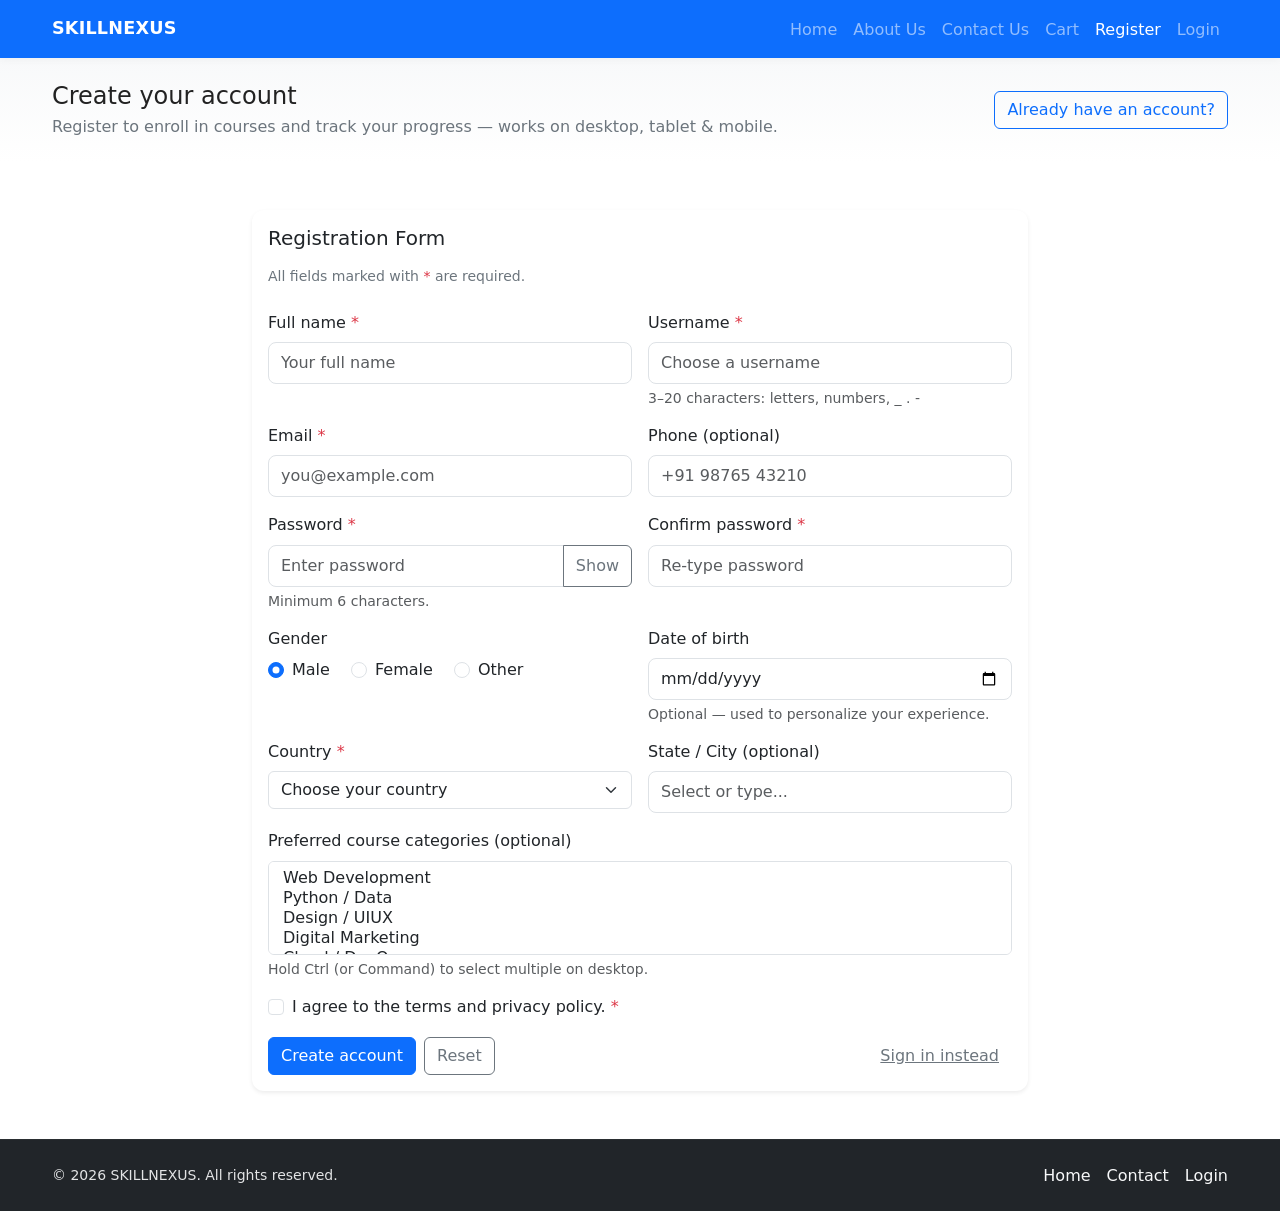
<file: register.html>
<!DOCTYPE html>
<html lang="en">
<head>
    <meta charset="utf-8" />
    <meta name="viewport" content="width=device-width, initial-scale=1" />
    <title>Register — SKILLNEXUS</title>
    <meta name="description" content="User registration for SKILLNEXUS — responsive form with validation." />

    <!-- Bootstrap CSS -->
    <link href="https://cdn.jsdelivr.net/npm/bootstrap@5.3.2/dist/css/bootstrap.min.css" rel="stylesheet">
    <!-- Custom CSS -->
    <link rel="stylesheet" href="style.css">
</head>
<body>
<!-- NAVBAR (shared) -->
<nav class="navbar navbar-expand-lg navbar-dark bg-primary" aria-label="Main navigation">
    <div class="container">
        <a class="navbar-brand fw-bold" href="index.html">SKILLNEXUS</a>
        <button class="navbar-toggler" type="button" data-bs-toggle="collapse" data-bs-target="#mainNav"
                aria-controls="mainNav" aria-expanded="false" aria-label="Toggle navigation">
            <span class="navbar-toggler-icon"></span>
        </button>

        <div class="collapse navbar-collapse" id="mainNav">
            <ul class="navbar-nav ms-auto mb-2 mb-lg-0">
                <li class="nav-item"><a class="nav-link" href="index.html">Home</a></li>
                <li class="nav-item"><a class="nav-link" href="about.html">About Us</a></li>
                <li class="nav-item"><a class="nav-link" href="contact.html">Contact Us</a></li>
                <li class="nav-item"><a class="nav-link" href="cart.html">Cart</a></li>
                <li class="nav-item"><a class="nav-link active" aria-current="page" href="register.html">Register</a></li>
                <li class="nav-item"><a class="nav-link" href="login.html">Login</a></li>
            </ul>
        </div>
    </div>
</nav>

<!-- PAGE HEADER -->
<header class="bg-light py-4">
    <div class="container">
        <div class="row align-items-center">
            <div class="col-md-8">
                <h1 class="h4 mb-1">Create your account</h1>
                <p class="text-muted mb-0">Register to enroll in courses and track your progress — works on desktop, tablet & mobile.</p>
            </div>
            <div class="col-md-4 text-md-end d-none d-md-block">
                <a href="login.html" class="btn btn-outline-primary">Already have an account?</a>
            </div>
        </div>
    </div>
</header>

<main class="py-5">
    <div class="container">
        <!-- Card wrapper -->
        <div class="row justify-content-center">
            <div class="col-12 col-lg-8">
                <div class="card shadow-sm">
                    <div class="card-body">
                        <h2 class="h5 mb-3">Registration Form</h2>
                        <p class="small text-muted mb-4">All fields marked with <span class="text-danger">*</span> are required.</p>

                        <!-- Form: responsive inline on md+, stacked on small -->
                        <form id="registerForm" novalidate>
                            <div class="row g-3">
                                <!-- Full name -->
                                <div class="col-12 col-md-6">
                                    <label for="fullName" class="form-label">Full name <span class="text-danger">*</span></label>
                                    <input type="text" id="fullName" name="fullName" class="form-control" placeholder="Your full name" required>
                                    <div class="invalid-feedback">Please enter your full name.</div>
                                </div>

                                <!-- Username -->
                                <div class="col-12 col-md-6">
                                    <label for="username" class="form-label">Username <span class="text-danger">*</span></label>
                                    <input type="text" id="username" name="username" class="form-control" placeholder="Choose a username" required pattern="^[A-Za-z0-9_.-]{3,20}$">
                                    <div class="form-text">3–20 characters: letters, numbers, _ . -</div>
                                    <div class="invalid-feedback">Choose a valid username (3–20 characters).</div>
                                </div>

                                <!-- Email -->
                                <div class="col-12 col-md-6">
                                    <label for="emailReg" class="form-label">Email <span class="text-danger">*</span></label>
                                    <input type="email" id="emailReg" name="email" class="form-control" placeholder="you@example.com" required>
                                    <div class="invalid-feedback">Please provide a valid email address.</div>
                                </div>

                                <!-- Phone -->
                                <div class="col-12 col-md-6">
                                    <label for="phoneReg" class="form-label">Phone (optional)</label>
                                    <input type="tel" id="phoneReg" name="phone" class="form-control" placeholder="+91 98765 43210" pattern="^\+?\d{7,15}$">
                                    <div class="invalid-feedback">Enter a valid phone number (with country code if possible).</div>
                                </div>

                                <!-- Password -->
                                <div class="col-12 col-md-6">
                                    <label for="password" class="form-label">Password <span class="text-danger">*</span></label>
                                    <div class="input-group">
                                        <input type="password" id="password" name="password" class="form-control" placeholder="Enter password" minlength="6" required>
                                        <button class="btn btn-outline-secondary" type="button" id="togglePwd" aria-label="Show or hide password">Show</button>
                                    </div>
                                    <div class="form-text">Minimum 6 characters.</div>
                                    <div class="invalid-feedback">Please enter a password (min 6 characters).</div>
                                </div>

                                <!-- Confirm password -->
                                <div class="col-12 col-md-6">
                                    <label for="confirmPassword" class="form-label">Confirm password <span class="text-danger">*</span></label>
                                    <input type="password" id="confirmPassword" name="confirmPassword" class="form-control" placeholder="Re-type password" minlength="6" required>
                                    <div class="invalid-feedback">Passwords must match.</div>
                                </div>

                                <!-- Gender (radio) -->
                                <div class="col-12 col-md-6">
                                    <label class="form-label d-block">Gender</label>
                                    <div class="form-check form-check-inline">
                                        <input class="form-check-input" type="radio" name="gender" id="genderMale" value="male" checked>
                                        <label class="form-check-label" for="genderMale">Male</label>
                                    </div>
                                    <div class="form-check form-check-inline">
                                        <input class="form-check-input" type="radio" name="gender" id="genderFemale" value="female">
                                        <label class="form-check-label" for="genderFemale">Female</label>
                                    </div>
                                    <div class="form-check form-check-inline">
                                        <input class="form-check-input" type="radio" name="gender" id="genderOther" value="other">
                                        <label class="form-check-label" for="genderOther">Other</label>
                                    </div>
                                </div>

                                <!-- Date of Birth -->
                                <div class="col-12 col-md-6">
                                    <label for="dob" class="form-label">Date of birth</label>
                                    <input type="date" id="dob" name="dob" class="form-control" max="">
                                    <div class="form-text">Optional — used to personalize your experience.</div>
                                </div>

                                <!-- Country (select) -->
                                <div class="col-12 col-md-6">
                                    <label for="country" class="form-label">Country <span class="text-danger">*</span></label>
                                    <select id="country" name="country" class="form-select" required>
                                        <option value="" disabled selected>Choose your country</option>
                                        <option value="India">India</option>
                                        <option value="United States">United States</option>
                                        <option value="United Kingdom">United Kingdom</option>
                                        <option value="Canada">Canada</option>
                                        <option value="Australia">Australia</option>
                                        <option value="Other">Other</option>
                                    </select>
                                    <div class="invalid-feedback">Please select your country.</div>
                                </div>

                                <!-- State/City (datalist) -->
                                <div class="col-12 col-md-6">
                                    <label for="city" class="form-label">State / City (optional)</label>
                                    <input class="form-control" list="citiesList" id="city" name="city" placeholder="Select or type...">
                                    <datalist id="citiesList">
                                        <option value="Mumbai">
                                        <option value="Delhi">
                                        <option value="Bengaluru">
                                        <option value="Kolkata">
                                        <option value="Chennai">
                                        <option value="Hyderabad">
                                    </datalist>
                                </div>

                                <!-- Preferred course (select multiple small) -->
                                <div class="col-12">
                                    <label for="preferred" class="form-label">Preferred course categories (optional)</label>
                                    <select id="preferred" name="preferred" class="form-select" multiple>
                                        <option value="web">Web Development</option>
                                        <option value="python">Python / Data</option>
                                        <option value="design">Design / UIUX</option>
                                        <option value="marketing">Digital Marketing</option>
                                        <option value="cloud">Cloud / DevOps</option>
                                    </select>
                                    <div class="form-text">Hold Ctrl (or Command) to select multiple on desktop.</div>
                                </div>

                                <!-- Terms checkbox -->
                                <div class="col-12">
                                    <div class="form-check">
                                        <input class="form-check-input" type="checkbox" id="agreeTerms" required>
                                        <label class="form-check-label" for="agreeTerms">I agree to the terms and privacy policy. <span class="text-danger">*</span></label>
                                        <div class="invalid-feedback">You must agree before registering.</div>
                                    </div>
                                </div>

                                <!-- Buttons -->
                                <div class="col-12 d-flex gap-2">
                                    <button type="submit" class="btn btn-primary">Create account</button>
                                    <button type="reset" class="btn btn-outline-secondary">Reset</button>
                                    <a href="login.html" class="btn btn-link ms-auto">Sign in instead</a>
                                </div>
                            </div> <!-- /row -->
                        </form>

                        <!-- Success / error message placeholder -->
                        <div id="regMessage" class="alert d-none mt-3" role="alert" aria-live="polite"></div>
                    </div>
                </div>
            </div>
        </div>
    </div>
</main>

<!-- FOOTER -->
<footer class="bg-dark text-light py-4">
    <div class="container d-flex flex-column flex-md-row justify-content-between align-items-center">
        <small class="mb-2 mb-md-0">© <span id="year-register"></span> SKILLNEXUS. All rights reserved.</small>
        <div class="d-flex gap-3">
            <a href="index.html" class="text-light text-decoration-none">Home</a>
            <a href="contact.html" class="text-light text-decoration-none">Contact</a>
            <a href="login.html" class="text-light text-decoration-none">Login</a>
        </div>
    </div>
</footer>

<!-- Bootstrap JS -->
<script src="https://cdn.jsdelivr.net/npm/bootstrap@5.3.2/dist/js/bootstrap.bundle.min.js"></script>

<!-- Page-specific script: validation, save to localStorage, password toggle -->
<script>
    // Footer year
    document.getElementById('year-register').textContent = new Date().getFullYear();

    (function () {
      'use strict';

      const STORAGE_KEY = 'lp_users'; // demo storage for registered users
      const form = document.getElementById('registerForm');
      const pwd = document.getElementById('password');
      const confirmPwd = document.getElementById('confirmPassword');
      const toggleBtn = document.getElementById('togglePwd');
      const messageBox = document.getElementById('regMessage');
      const dobInput = document.getElementById('dob');

      // Set max date for DOB to today (prevents future dates)
      if (dobInput) {
        const today = new Date().toISOString().split('T')[0];
        dobInput.setAttribute('max', today);
      }

      // Toggle show/hide password
      toggleBtn.addEventListener('click', function () {
        if (pwd.type === 'password') {
          pwd.type = 'text';
          confirmPwd.type = 'text';
          toggleBtn.textContent = 'Hide';
        } else {
          pwd.type = 'password';
          confirmPwd.type = 'password';
          toggleBtn.textContent = 'Show';
        }
      });

      // Helper: show a message
      function showMessage(type, text) {
        messageBox.className = ''; // reset classes
        messageBox.classList.add('alert', 'alert-' + type);
        messageBox.textContent = text;
        messageBox.classList.remove('d-none');
        // hide after 5 seconds
        setTimeout(() => messageBox.classList.add('d-none'), 5000);
      }

      // Validate password match
      function passwordsMatch() {
        return pwd.value === confirmPwd.value;
      }

      // Save user to localStorage (demo)
      function saveUser(userObj) {
        const existing = JSON.parse(localStorage.getItem(STORAGE_KEY) || '[]');
        existing.push(userObj);
        localStorage.setItem(STORAGE_KEY, JSON.stringify(existing));
      }

      // Form submit handler
      form.addEventListener('submit', function (e) {
        e.preventDefault();
        e.stopPropagation();

        // Standard HTML5 validation
        if (!form.checkValidity()) {
          form.classList.add('was-validated');
          showMessage('danger', 'Please fix the highlighted errors and try again.');
          return;
        }

        // Passwords match check
        if (!passwordsMatch()) {
          confirmPwd.setCustomValidity('Passwords do not match');
          form.classList.add('was-validated');
          showMessage('danger', 'Passwords do not match. Please confirm your password.');
          // remove custom validity after showing
          setTimeout(() => confirmPwd.setCustomValidity(''), 2000);
          return;
        }

        // Build user object (do NOT store plaintext passwords in production — this is demo-only)
        const formData = new FormData(form);
        const preferred = Array.from(document.getElementById('preferred').selectedOptions).map(o => o.value);

        const user = {
          id: 'u_' + Date.now(),
          fullName: formData.get('fullName'),
          username: formData.get('username'),
          email: formData.get('email'),
          phone: formData.get('phone') || '',
          gender: formData.get('gender') || '',
          dob: formData.get('dob') || '',
          country: formData.get('country') || '',
          city: formData.get('city') || '',
          preferred: preferred,
          createdAt: new Date().toISOString()
          // NOTE: password intentionally omitted from stored object in this demo for privacy.
        };

        // Demo: check for duplicate username or email
        const users = JSON.parse(localStorage.getItem(STORAGE_KEY) || '[]');
        const dup = users.find(u => u.username === user.username || u.email === user.email);
        if (dup) {
          showMessage('warning', 'Username or email already registered. Try a different one or login.');
          return;
        }

        // Save user (demo)
        saveUser(user);

        // Reset form & feedback
        form.reset();
        form.classList.remove('was-validated');
        showMessage('success', 'Registration successful! You can now sign in.');

        // Optionally redirect to login page after short delay
        setTimeout(() => {
          window.location.href = 'login.html';
        }, 1200);
      });

      // Reset handler: clear validation
      form.addEventListener('reset', function () {
        form.classList.remove('was-validated');
        messageBox.classList.add('d-none');
      });

    })();
</script>

<!-- Link to global script.js if you prefer to centralize scripts -->
<script src="script.js"></script>
</body>
</html>
</file>
<file: style.css>
/* =========================
   style.css — LearningPlatform
   =========================
   Purpose: custom styles and Bootstrap overrides for the project.
   Place this file next to your HTML files (same folder as referenced in pages).
*/

/* ---------- CSS variables (easy theme tweaks) ---------- */
:root{
  --brand: #0d6efd;          /* primary brand color (matches Bootstrap .btn-primary) */
  --brand-dark: #0a58ca;
  --muted: #6c757d;
  --bg-soft: #f8f9fa;
  --card-radius: 12px;
  --max-content-width: 1200px;
  --container-padding: 1rem;
  --focus-ring: rgba(13, 110, 253, 0.25);
  --shadow-soft: 0 6px 18px rgba(20,20,40,0.06);
  --shadow-strong: 0 8px 30px rgba(20,20,40,0.12);
}

/* ---------- Base typography & body ---------- */
html, body {
  height: 100%;
  font-family: "Inter", system-ui, -apple-system, "Segoe UI", Roboto, "Helvetica Neue", Arial;
  color: #222;
  background-color: white;
  -webkit-font-smoothing: antialiased;
  -moz-osx-font-smoothing: grayscale;
  line-height: 1.45;
}

/* Ensure consistent container max width for large displays */
.container {
  max-width: var(--max-content-width);
}

/* ---------- Headings ---------- */
h1, h2, h3, h4, h5 {
  color: var(--brand-dark);
  margin-top: 0;
}
.lead { color: #333; }

/* ---------- Navbar tweaks ---------- */
/* Slightly taller navbar and clearer brand */
.navbar {
  padding-top: 0.6rem;
  padding-bottom: 0.6rem;
  box-shadow: 0 2px 8px rgba(10,10,25,0.04);
}
.navbar-brand {
  letter-spacing: 0.2px;
  font-size: 1.1rem;
}

/* Make the toggler icon more visible on light backgrounds */
.navbar-light .navbar-toggler-icon,
.navbar-dark .navbar-toggler-icon {
  filter: brightness(1.2);
}

/* ---------- Hero styles ---------- */
header.bg-light {
  background: linear-gradient(180deg, var(--bg-soft), #ffffff);
}
header img {
  border-radius: 8px;
}

/* ---------- Card styles ---------- */
.card {
  border-radius: var(--card-radius);
  box-shadow: var(--shadow-soft);
  border: 0;
}

/* Card images: consistent cropping */
.card-img-top {
  border-top-left-radius: var(--card-radius);
  border-top-right-radius: var(--card-radius);
}

/* Make card titles slightly larger */
.card-title {
  font-weight: 600;
}

/* ---------- Buttons ---------- */
/* Subtle custom primary button hover + focus */
.btn-primary {
  background-color: var(--brand);
  border-color: var(--brand);
  transition: transform 0.12s ease, box-shadow 0.12s;
}
.btn-primary:hover, .btn-primary:focus {
  background-color: var(--brand-dark);
  border-color: var(--brand-dark);
  transform: translateY(-1px);
  box-shadow: var(--shadow-strong);
}
.btn-outline-primary {
  border-color: var(--brand);
  color: var(--brand);
}
.btn-outline-primary:hover {
  background-color: rgba(13,110,253,0.06);
}

/* Small utility for ghost link buttons */
.btn-link {
  color: var(--muted);
}

/* ---------- Forms ---------- */
/* Slightly larger form controls for touch devices */
.form-control {
  border-radius: 8px;
  padding: 0.5rem 0.75rem;
}

/* Input focus: clear visible outline for keyboard users */
.form-control:focus, .form-select:focus, .form-check-input:focus {
  box-shadow: 0 0 0 0.25rem var(--focus-ring);
  border-color: var(--brand);
  outline: none;
}

/* Validation visuals using Bootstrap classes are preserved */
/* Reduce default invalid-feedback font-size for compactness */
.invalid-feedback { font-size: 0.9rem; }

/* ---------- Footer ---------- */
footer {
  border-top: 1px solid rgba(255,255,255,0.04);
}
footer a { color: rgba(255,255,255,0.9); }
footer small { opacity: 0.9; }

/* ---------- Utilities ---------- */
/* Vertical rhythm helper */
.py-5 { padding-top: 3rem !important; padding-bottom: 3rem !important; }

/* Responsive image utility similar to Bootstrap but with cover */
.img-cover {
  width: 100%;
  height: 100%;
  object-fit: cover;
}

/* Small muted text used across the site */
.text-muted { color: var(--muted) !important; }

/* ---------- Accessibility: show outline only for keyboard nav ---------- */
.user-is-tabbing :focus {
  outline: 3px solid var(--focus-ring);
  outline-offset: 2px;
}

/* ---------- Responsive tweaks (media queries) ---------- */
/* Larger touch targets on smaller screens */
@media (max-width: 768px) {
  .card-img-top { height: 180px; object-fit: cover; }
  .navbar-brand { font-size: 1rem; }
  .lead { font-size: 1rem; }
  header .display-5 { font-size: 1.6rem; }
}

/* Improve layout on very large screens */
@media (min-width: 1400px) {
  .container { padding-left: 2rem; padding-right: 2rem; }
}

/* Course card specific: keep equal height columns */
.card.h-100 { display: flex; flex-direction: column; }
.card.h-100 .card-body { flex: 1 1 auto; }

/* ---------- Small form & table tweaks for cart ---------- */
.table td, .table th {
  vertical-align: middle;
}

/* Input group small reduce width on mobile */
.input-group-sm .form-control, .input-group-sm .btn {
  padding: 0.35rem 0.5rem;
}

/* ---------- Small helpers for empty states ---------- */
.alert-info a.alert-link { color: var(--brand-dark); font-weight: 600; }

/* ---------- Minor visual polish ---------- */
/* Rounded corners for small images (thumbnails) */
img {
  border-radius: 6px;
}

/* Card hover effect for clickable cards */
.card:hover {
  transform: translateY(-4px);
  transition: transform 0.18s ease;
  box-shadow: var(--shadow-strong);
}

/* ---------- Print styles (optional) ---------- */
@media print {
  nav, footer, .btn, .input, .form-control { display: none !important; }
  .container { width: 100%; }
  body { background: white; color: black; }
}

/* ========== End of style.css ========== */
</file>
